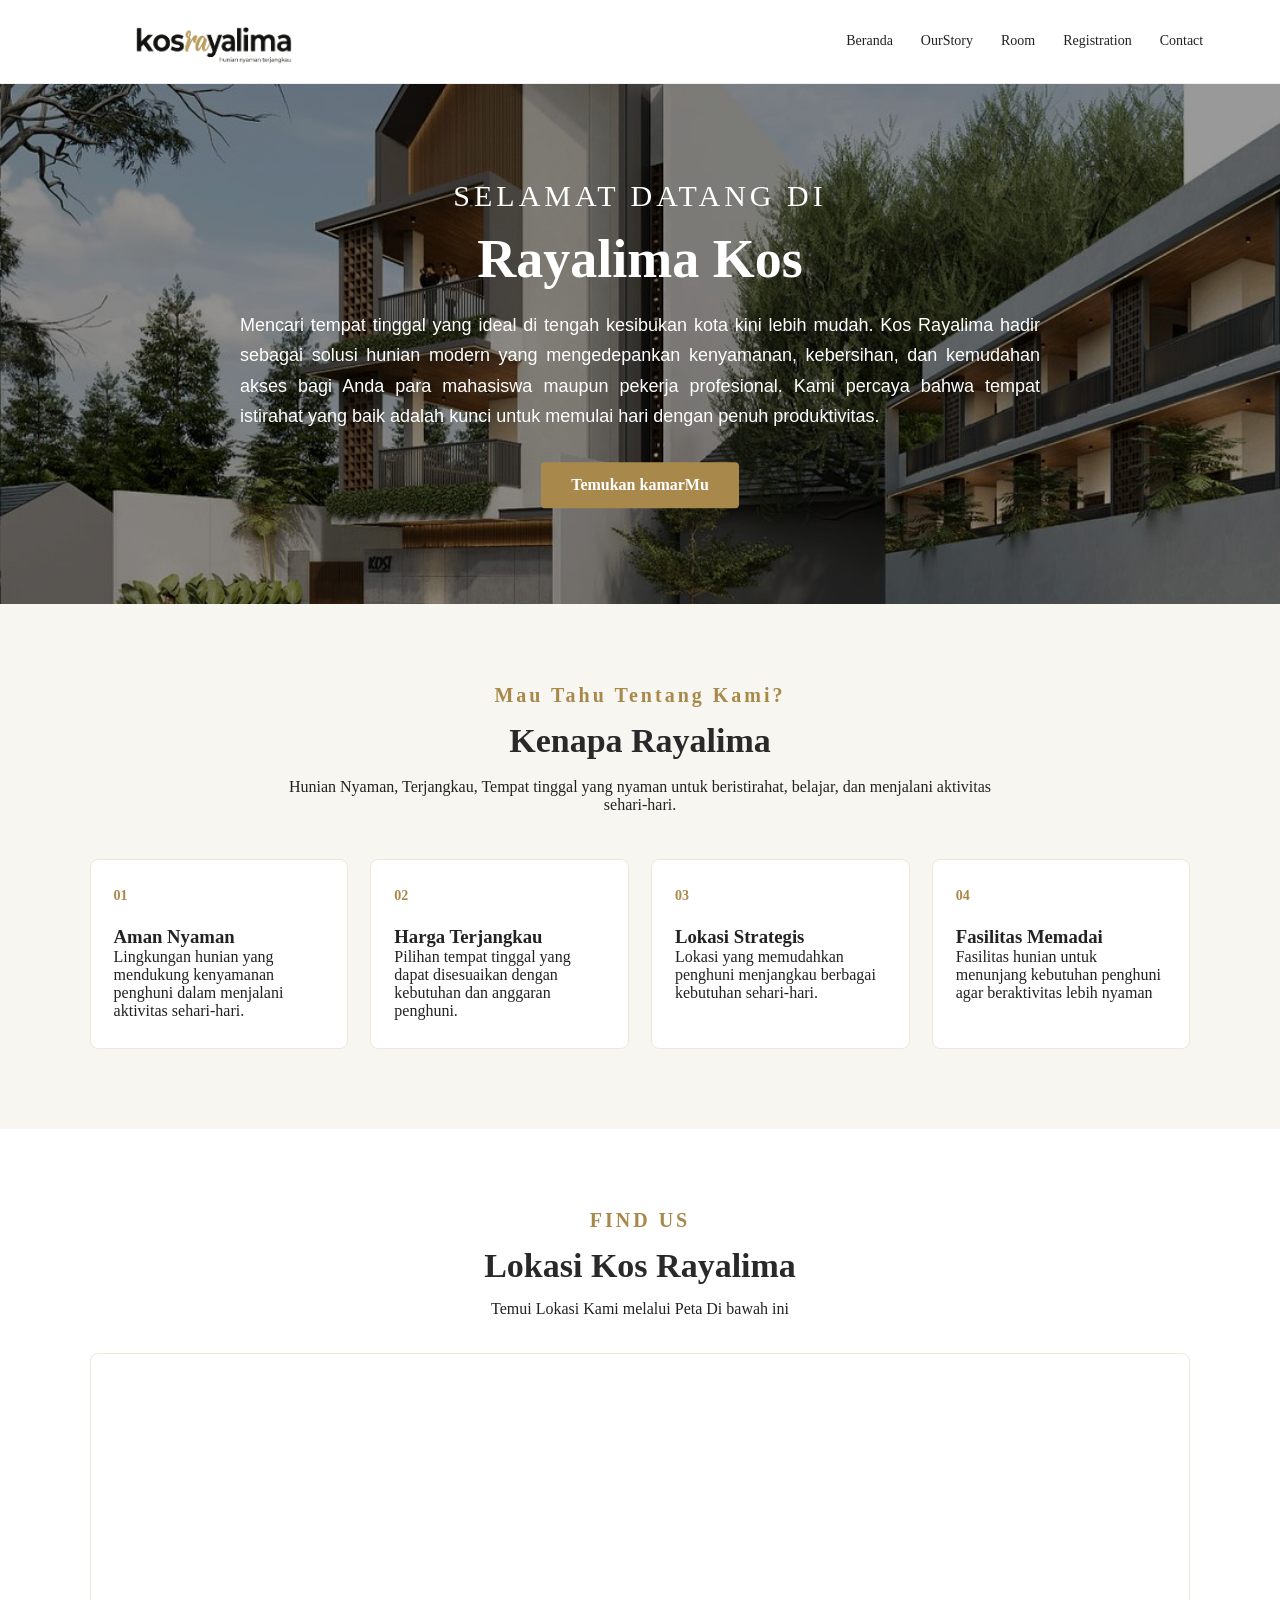
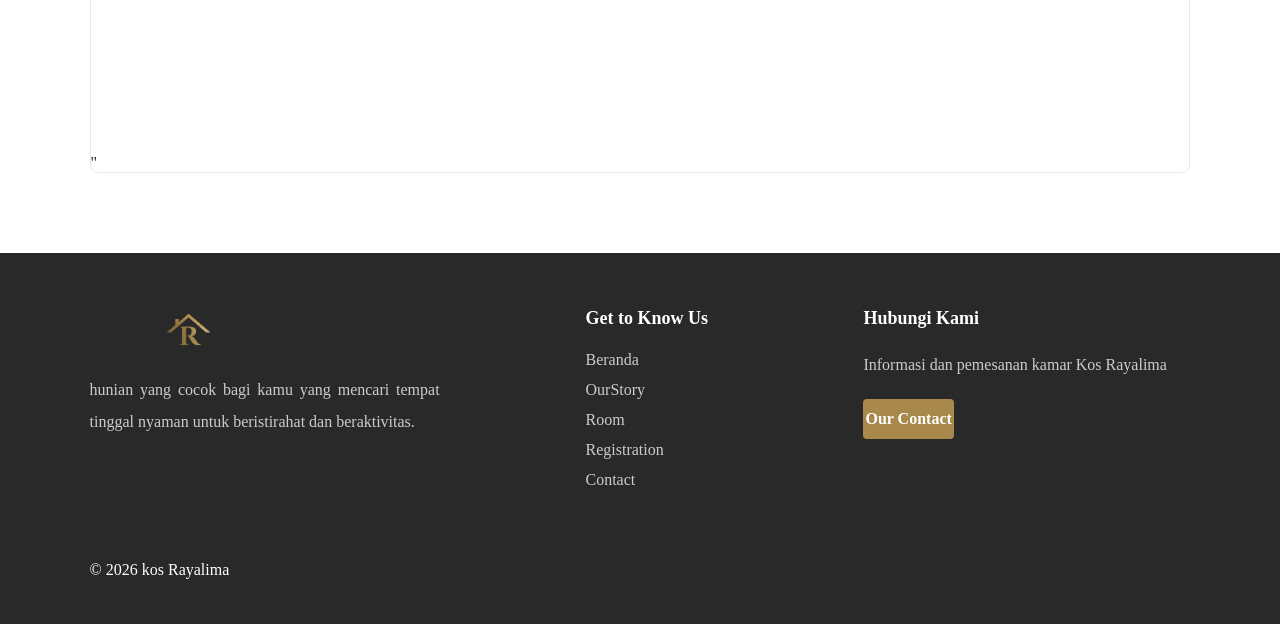
<file: index.html>
<!DOCTYPE html>
<html lang="en">
<head>
    <meta charset="UTF-8">
    <meta name="viewport" content="width=device-width, initial-scale=1.0">
    <title>Kos Rayalima</title>
    <link rel="stylesheet" href="bismillah.css">
    <link rel="icon" type="image/JPG" href="image/favicon.png">
</head>
<body>
    <!--header-->
    <header class="header-web">
        <div class="site-header">
            <a href="index.html" class="logo">
                <img src="image/ryawebremove.png" alt="Logo kos">
            </a>
    
    <!--navigasi-->
            <nav class="navigasi">
                 <ul class="main-navigasi">
                     <li><a href="index.html" class="Active">Beranda</a></li>
                     <li><a href="OurStory.html">OurStory</a></li>
                     <li><a href="booking.html">Room</a></li>
                     <li><a href="Registration.html">Registration</a></li>
                     <li><a href="Contact.html">Contact</a></li>
                 </ul>
            </nav>

        </div>
    </header>
            
    <!--foto-->
    <section class="section-foto-kos">
        <img src="image/gedungku.jpg" alt="gedungkos" class="gedung">

        <div class="overlay"></div>

        <div class="konten">
            <p class="subtitle">SELAMAT DATANG DI</p>
            <h1>Rayalima Kos</h1>
            <p class="Deksripsi">Mencari tempat tinggal yang ideal di tengah kesibukan kota kini lebih mudah. Kos Rayalima hadir sebagai solusi hunian modern yang mengedepankan kenyamanan, kebersihan, dan kemudahan akses bagi Anda para mahasiswa maupun pekerja profesional. Kami percaya bahwa tempat istirahat yang baik adalah kunci untuk memulai hari dengan penuh produktivitas.</p>
            <a href="booking.html" class="button">Temukan kamarMu
            </a>
        </div>
    </section>

    <!--keunggulan-->
    <section class="section-keunggulan">
        <div class="kenapa-kosraya">
        <p class="keterangan">Mau Tahu Tentang Kami?</p>
        <h2>Kenapa Rayalima</h2>
        <p class="desk">Hunian Nyaman, Terjangkau, Tempat tinggal yang nyaman untuk beristirahat, belajar, dan menjalani aktivitas sehari-hari.</p>
        </div>
    <div class="keunggulan">
        <div class="keunggulan-kos">
            <div class="number">01</div>
            <h3>Aman Nyaman</h3>
            <p>Lingkungan hunian yang mendukung kenyamanan penghuni dalam menjalani aktivitas sehari-hari.</p>
        </div>
        <div class="keunggulan-kos">
            <div class="number">02</div>
            <h3>Harga Terjangkau</h3>
            <p>Pilihan tempat tinggal yang dapat disesuaikan dengan kebutuhan dan anggaran penghuni.</p>
        </div>
          <div class="keunggulan-kos">
            <div class="number">03</div>
            <h3>Lokasi Strategis</h3>
            <p> Lokasi yang memudahkan penghuni menjangkau berbagai kebutuhan sehari-hari.</p>
        </div>
        <div class="keunggulan-kos">
            <div class="number">04</div>
            <h3>Fasilitas Memadai</h3>
            <p> Fasilitas hunian untuk menunjang kebutuhan penghuni agar beraktivitas lebih nyaman </p>
        </div>
    </div>
    </section>

    <!--lokasyen-->
    <section class="section-lokasi">
    <div class="lokasi">
        <p class="lokasi-keterangan">FIND US</p>
        <h2>Lokasi Kos Rayalima</h2>
        <p>Temui Lokasi Kami melalui Peta Di bawah ini</p>
    </div>
    <div class="Map">
        <iframe src="https://www.google.com/maps/embed?pb=!1m18!1m12!1m3!1d3021.261286127454!2d106.8241171735543!3d-6.214335860865394!2m3!1f0!2f0!3f0!3m2!1i1024!2i768!4f13.1!3m3!1m2!1s0x2e69f5001c373373%3A0x5c725770f4b4c109!2sKos%20Rayalima!5e1!3m2!1sid!2sus!4v1793780719941!5m2!1sid!2sus" width="600" height="450" style="border:0;" allowfullscreen="" loading="lazy" referrerpolicy="strict-origin-when-cross-origin"></iframe>"
    </div>
    </section>

    <!--Footer-->
    <footer class="footer-kos">
    <div class="footer-awal">
        <div class="footer-desk">
        <a href="uts_iskandar.html" class="logo-footer">
        <img src="image/logoremove.png" alt="logo-foot">
        </a>
        <p>hunian yang cocok bagi kamu yang mencari tempat tinggal nyaman untuk beristirahat dan beraktivitas.</p>
    </div>
    <div class="footer-nav">
        <h3>Get to Know Us</h3>
        <ul>
            <li><a href="index.html">Beranda</a></li>
                    <li><a href="OurStory.html">OurStory</a></li>
                    <li><a href="booking.html">Room</a></li>
                    <li><a href="Registration.html">Registration</a></li>
                    <li><a href="Contact.html">Contact</a></li>
        </ul>
    </div>
    <div class="footer-contact">
        <h3>Hubungi Kami</h3>
        <p>Informasi dan pemesanan kamar Kos Rayalima</p>
        <a href="Contact.html" class="footer-button">Our Contact</a>
    </div>
    <div class="footer-copy">
        <p>&copy; 2026 kos Rayalima</p>
    </div>
    </footer>
</body>
</html>
</file>
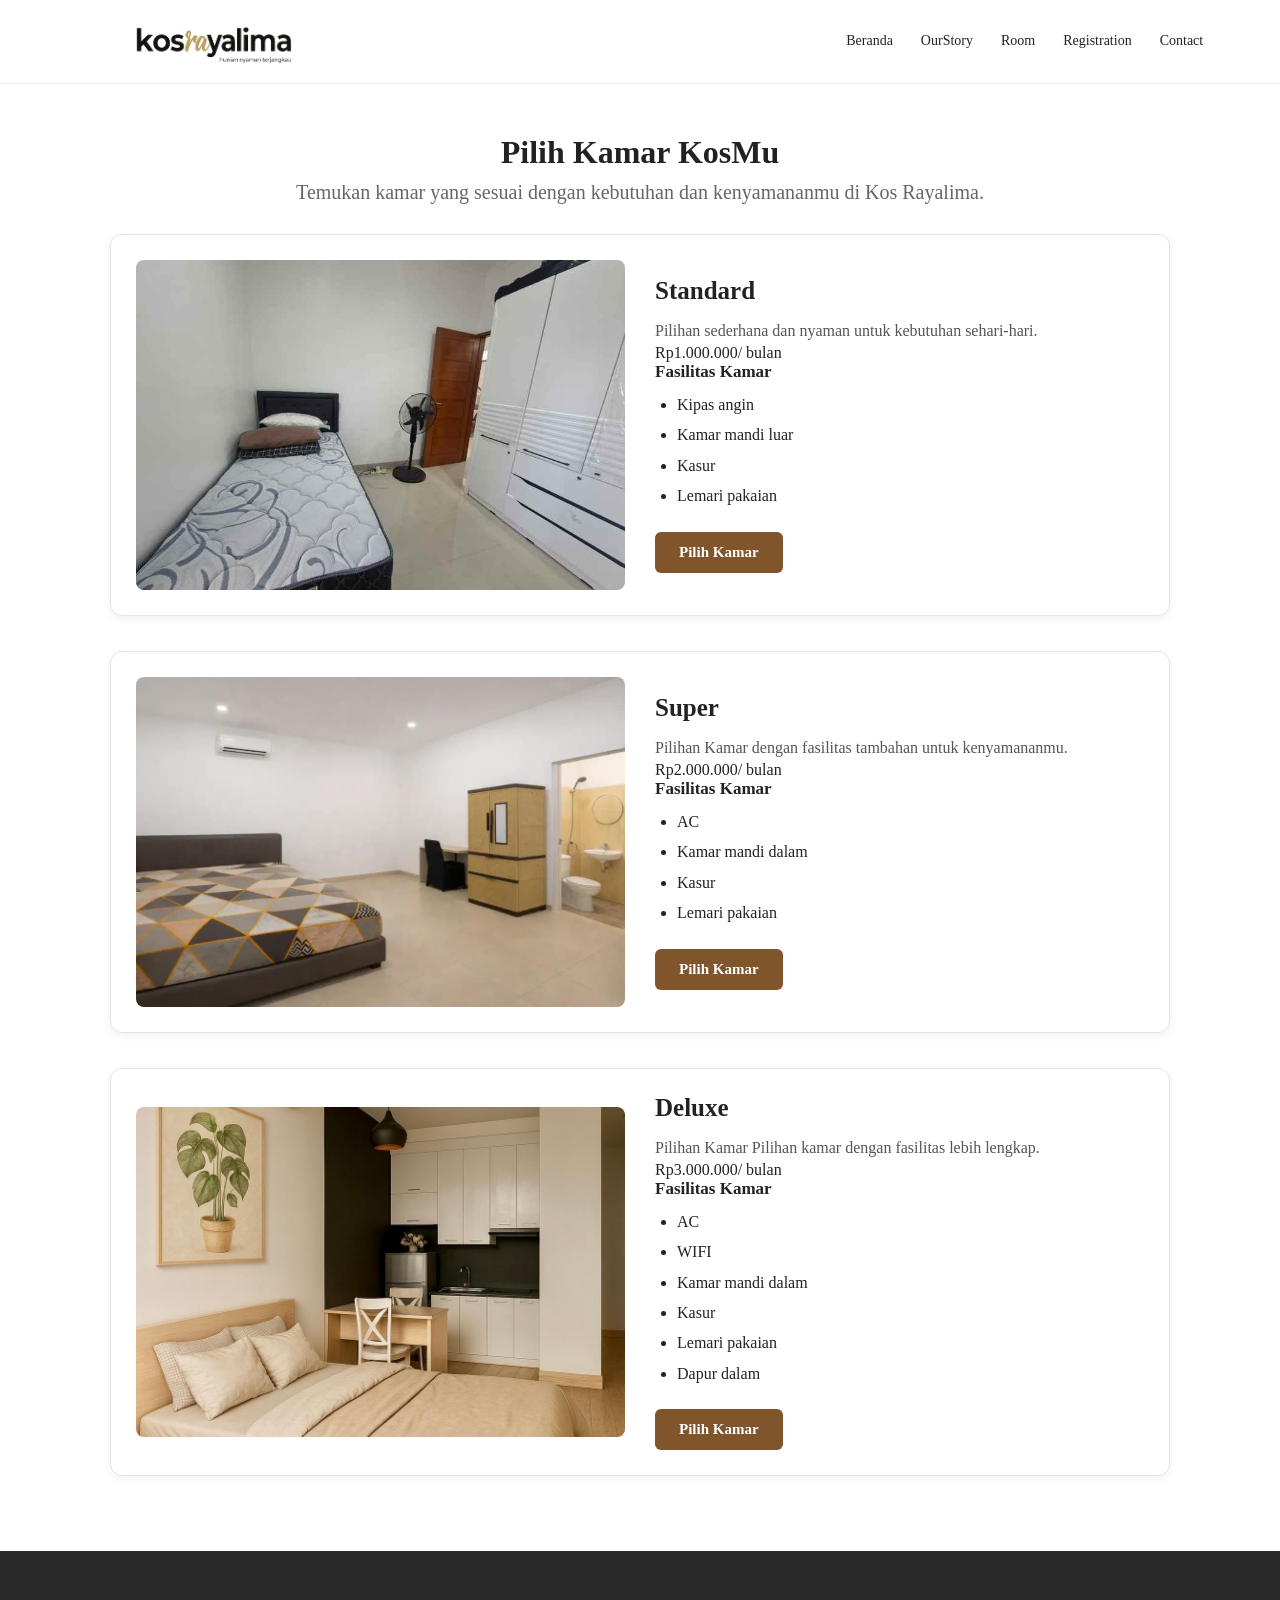
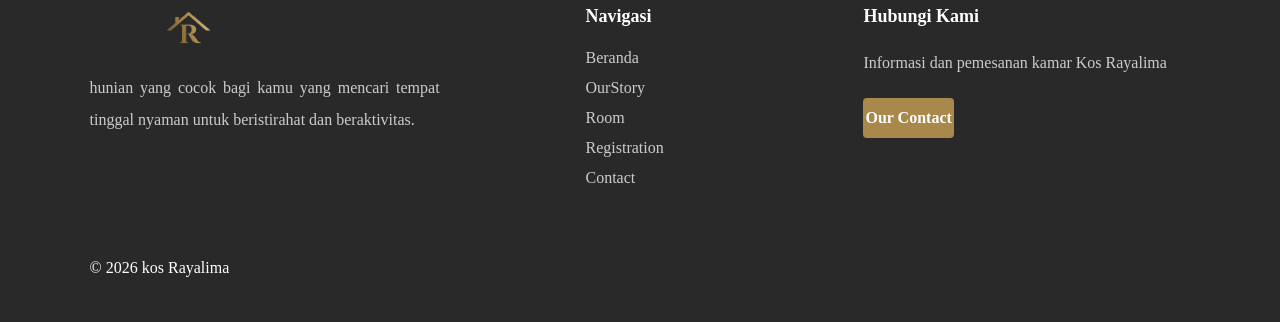
<file: booking.html>
<!DOCTYPE html>
<html lang="en">
<head>
    <meta charset="UTF-8">
    <meta name="viewport" content="width=device-width, initial-scale=1.0">
    <title>Kos Rayalima</title>
    <link rel="stylesheet" href="bismillah.css">
    <link rel="icon" type="image/JPG" href="image/favicon.png">
</head>
<body>
    <!--header-->
    <header class="header-web">
        <div class="site-header">
            <a href="index.html" class="logo">
                <img src="image/ryawebremove.png" alt="Logo kos">
            </a>

    <!--navigasi-->
            <nav class="navigasi">
                 <ul class="main-navigasi">
                     <li><a href="index.html" class="Active">Beranda</a></li>
                     <li><a href="OurStory.html">OurStory</a></li>
                     <li><a href="booking.html">Room</a></li>
                     <li><a href="Registration.html">Registration</a></li>
                     <li><a href="Contact.html">Contact</a></li>
                 </ul>
            </nav>

        </div>
    </header>

    <!--Kamar-->
    <section class="section-room">
        <h1>Pilih Kamar KosMu</h1>
        <p>Temukan kamar yang sesuai dengan kebutuhan dan kenyamananmu di Kos Rayalima.</p>
    </section>

    <main class="room-pilihan">

        <article class="room-item">
            <div class="room-photo">
                <img src="image/standar.jpg" alt="kamar Standar">
            </div>
            <div class="room-detail">
            <h2>Standard</h2>
            <p class="room-keterangan">Pilihan sederhana dan nyaman untuk kebutuhan sehari-hari.</p>
            <p class="room-harga">Rp1.000.000<span>/ bulan</span></p>
            <h3>Fasilitas Kamar</h3>
            <ul class="room-fasilitas">
                <li>Kipas angin</li>
                <li>Kamar mandi luar</li>
                <li>Kasur</li>
                <li>Lemari pakaian</li>
            </ul>
            <button type="button" class="room-button" onclick="pilihStandard()">Pilih Kamar</button>
            </div>
        </article>

        <article class="room-item">
            <div class="room-photo">
                <img src="image/super.jpg" alt="kamar Super">
            </div>
            <div class="room-detail">
            <h2>Super</h2>
            <p class="room-keterangan">Pilihan Kamar dengan fasilitas tambahan untuk kenyamananmu.</p>
            <p class="room-harga">Rp2.000.000<span>/ bulan</span></p>
            <h3>Fasilitas Kamar</h3>
            <ul class="room-fasilitas">
                <li>AC</li>
                <li>Kamar mandi dalam</li>
                <li>Kasur</li>
                <li>Lemari pakaian</li>
            </ul>
            <button type="button" class="room-button" onclick="pilihSuper()">Pilih Kamar</button>
            </div>
        </article>

        <article class="room-item">
            <div class="room-photo">
                <img src="image/deluxe.jpg" alt="kamar Deluxe">
            </div>
            <div class="room-detail">
            <h2>Deluxe</h2>
            <p class="room-keterangan">Pilihan Kamar Pilihan kamar dengan fasilitas lebih lengkap.</p>
            <p class="room-harga">Rp3.000.000<span>/ bulan</span></p>
            <h3>Fasilitas Kamar</h3>
            <ul class="room-fasilitas">
                <li>AC</li>
                <li>WIFI</li>
                <li>Kamar mandi dalam</li>
                <li>Kasur</li>
                <li>Lemari pakaian</li>
                <li>Dapur dalam</li>
            </ul>
            <button type="button" class="room-button" onclick="pilihDeluxe()">Pilih Kamar</button>
            </div>
        </article>
    </main>

    <!--Footer-->
    <footer class="footer-kos">
    <div class="footer-awal">
        <div class="footer-desk">
        <a href="uts_iskandar.html" class="logo-footer">
        <img src="image/logoremove.png" alt="logo-foot">
        </a>
        <p>hunian yang cocok bagi kamu yang mencari tempat tinggal nyaman untuk beristirahat dan beraktivitas.</p>
    </div>
    <div class="footer-nav">
        <h3>Navigasi</h3>
        <ul>
            <li><a href="index.html">Beranda</a></li>
                    <li><a href="OurStory.html">OurStory</a></li>
                    <li><a href="booking.html">Room</a></li>
                    <li><a href="Registration.html">Registration</a></li>
                    <li><a href="Contact.html">Contact</a></li>
        </ul>
    </div>
    <div class="footer-contact">
        <h3>Hubungi Kami</h3>
        <p>Informasi dan pemesanan kamar Kos Rayalima</p>
        <a href="Contact.html" class="footer-button">Our Contact</a>
    </div>
    <div class="footer-copy">
        <p>&copy; 2026 kos Rayalima</p>
    </div>
    </footer>

    <script src="nilai.js"></script>
</body>
</html>
</file>
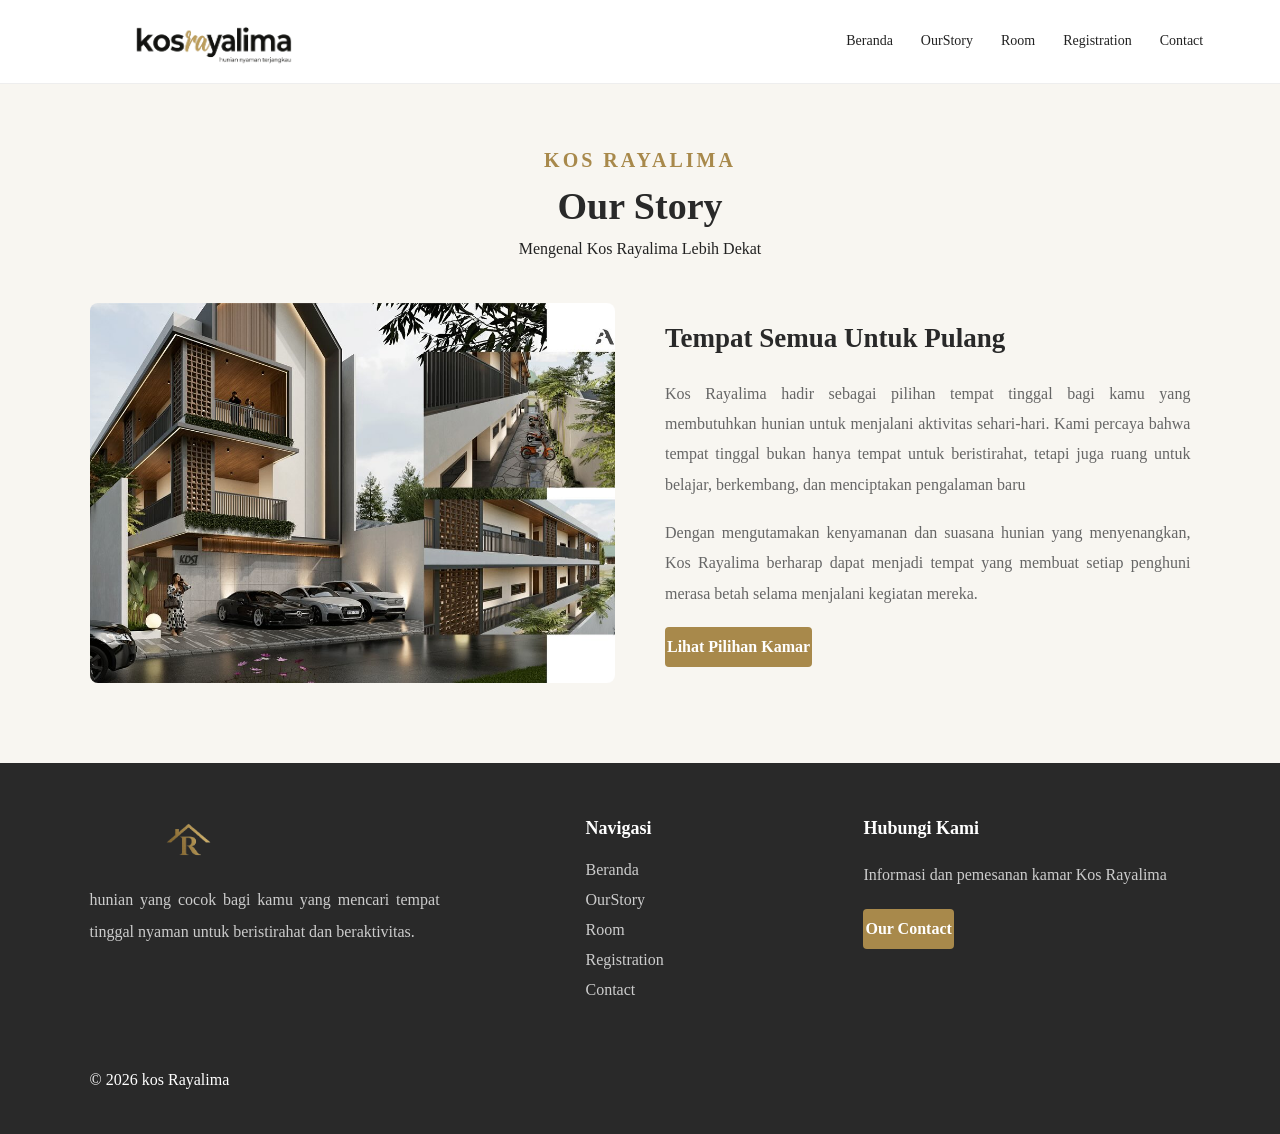
<file: OurStory.html>
<!DOCTYPE html>
<html lang="en">
<head>
    <meta charset="UTF-8">
    <meta name="viewport" content="width=device-width, initial-scale=1.0">
    <title>Kos Rayalima</title>
    <link rel="stylesheet" href="bismillah.css">
    <link rel="icon" type="image/JPG" href="image/favicon.png">
</head>
<body>
    <!--header-->
    <header class="header-web">
        <div class="site-header">
            <a href="index.html" class="logo">
                <img src="image/ryawebremove.png" alt="Logo kos">
            </a>

    <!--navigasi-->
            <nav class="navigasi">
                 <ul class="main-navigasi">
                     <li><a href="index.html" class="Active">Beranda</a></li>
                     <li><a href="OurStory.html">OurStory</a></li>
                     <li><a href="booking.html">Room</a></li>
                     <li><a href="Registration.html">Registration</a></li>
                     <li><a href="Contact.html">Contact</a></li>
                 </ul>
            </nav>

        </div>
    </header>

    <!--OurStory-->
    <main class="section-story">
        <div class="story-header">
            <p class="story-desk">KOS RAYALIMA</p>
            <h1>Our Story</h1>
            <p>Mengenal Kos Rayalima Lebih Dekat</p>
        </div>
        <div class="story-isi">
        <div class="story-image">
            <img src="image/story.jpg">
        </div>
        <div class="story-inti">
            <h2>Tempat Semua Untuk Pulang</h2>
            <p>Kos Rayalima hadir sebagai pilihan tempat tinggal bagi kamu yang membutuhkan hunian untuk menjalani aktivitas sehari-hari. Kami percaya bahwa tempat tinggal bukan hanya tempat untuk beristirahat, tetapi juga ruang untuk belajar, berkembang, dan menciptakan pengalaman baru</p>
            <p>Dengan mengutamakan kenyamanan dan suasana hunian yang menyenangkan, Kos Rayalima berharap dapat menjadi tempat yang membuat setiap penghuni merasa betah selama menjalani kegiatan mereka.</p>
            <a href="booking.html" class="story-button">Lihat Pilihan Kamar</a>
        </div>
    </main>

    <!--Footer-->
    <footer class="footer-kos">
    <div class="footer-awal">
        <div class="footer-desk">
        <a href="uts_iskandar.html" class="logo-footer">
        <img src="image/logoremove.png" alt="logo-foot">
        </a>
        <p>hunian yang cocok bagi kamu yang mencari tempat tinggal nyaman untuk beristirahat dan beraktivitas.</p>
    </div>
    <div class="footer-nav">
        <h3>Navigasi</h3>
        <ul>
            <li><a href="index.html">Beranda</a></li>
                    <li><a href="OurStory.html">OurStory</a></li>
                    <li><a href="booking.html">Room</a></li>
                    <li><a href="Registration.html">Registration</a></li>
                    <li><a href="Contact.html">Contact</a></li>
        </ul>
    </div>
    <div class="footer-contact">
        <h3>Hubungi Kami</h3>
        <p>Informasi dan pemesanan kamar Kos Rayalima</p>
        <a href="Contact.html" class="footer-button">Our Contact</a>
    </div>
    <div class="footer-copy">
        <p>&copy; 2026 kos Rayalima</p>
    </div>
    </footer>
</body>
</html>
</file>
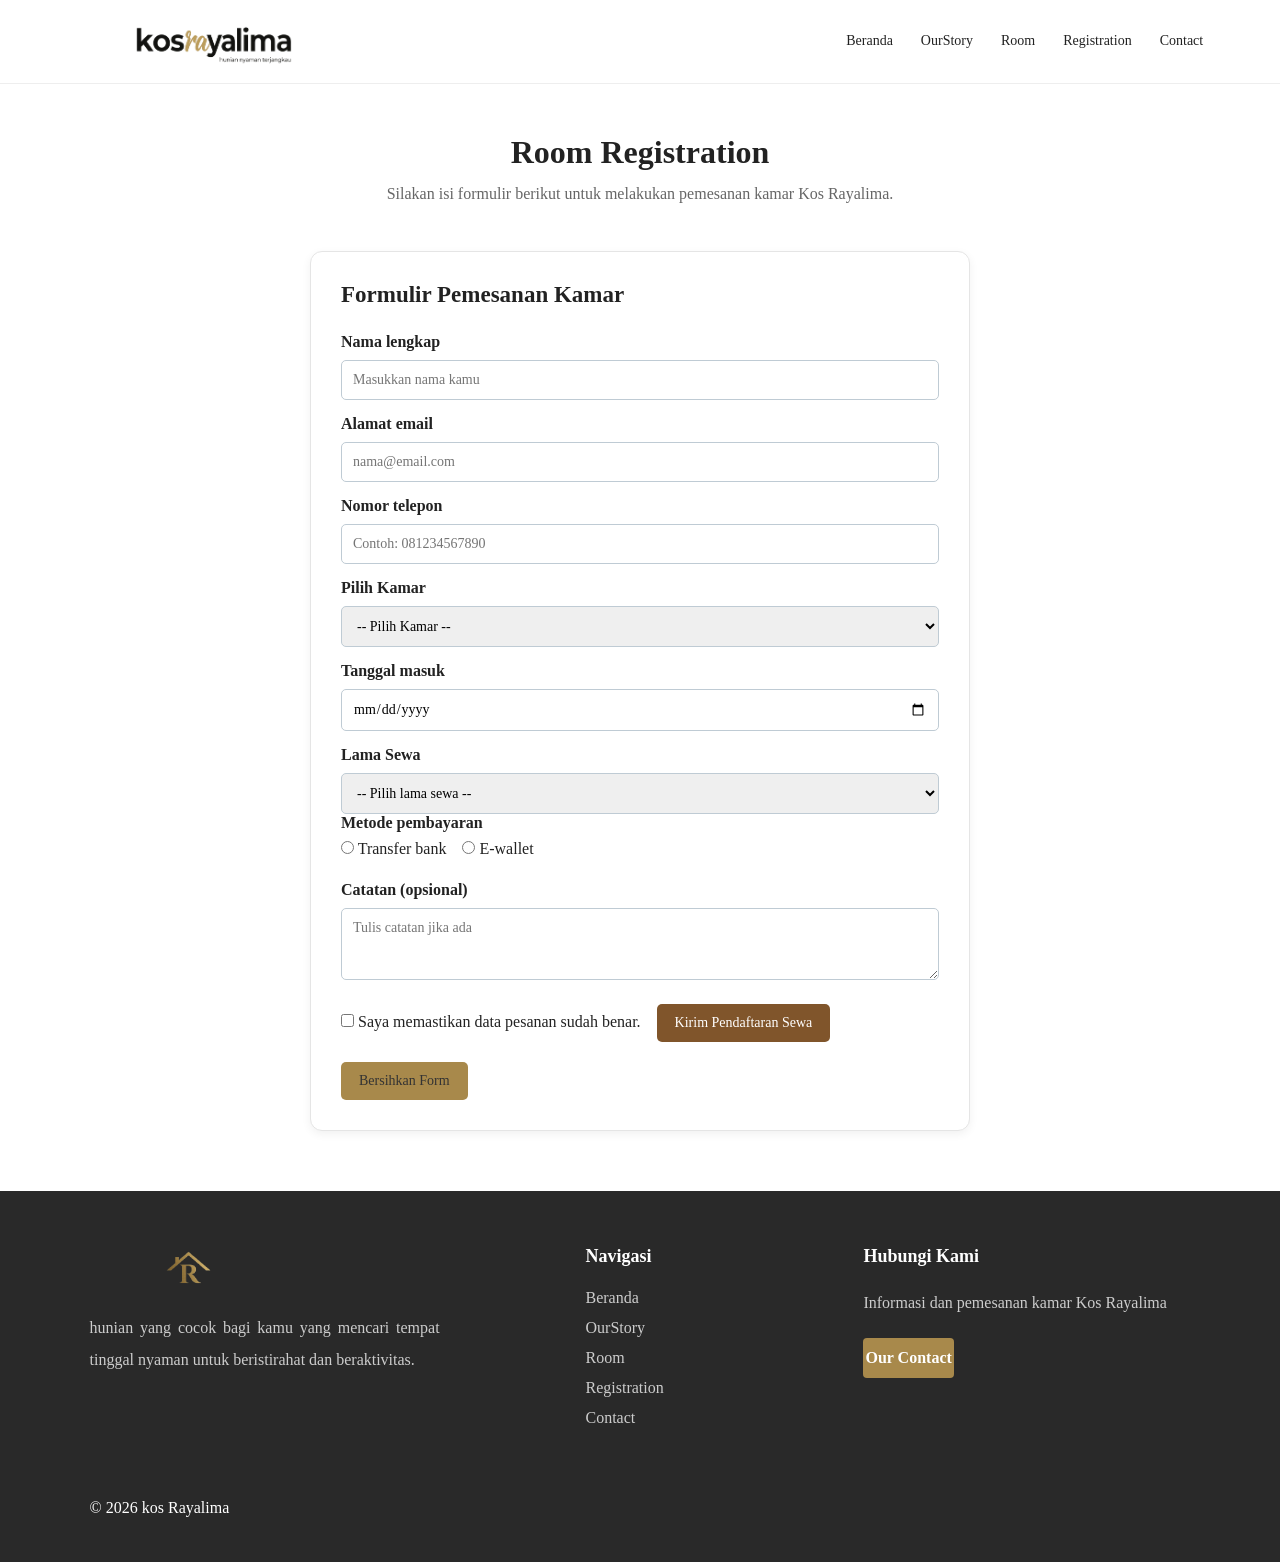
<file: Registration.html>
<!DOCTYPE html>
<html lang="en">
<head>
    <meta charset="UTF-8">
    <meta name="viewport" content="width=device-width, initial-scale=1.0">
    <title>Kos Rayalima</title>
    <link rel="stylesheet" href="bismillah.css">
    <link rel="icon" type="image/JPG" href="image/favicon.png">
</head>
<body>
    <!--header-->
    <header class="header-web">
        <div class="site-header">
            <a href="index.html" class="logo">
                <img src="image/ryawebremove.png" alt="Logo kos">
            </a>

    <!--navigasi-->
            <nav class="navigasi">
                 <ul class="main-navigasi">
                     <li><a href="index.html" class="Active">Beranda</a></li>
                     <li><a href="OurStory.html">OurStory</a></li>
                     <li><a href="booking.html">Room</a></li>
                     <li><a href="Registration.html">Registration</a></li>
                     <li><a href="Contact.html">Contact</a></li>
                 </ul>
            </nav>

        </div>
    </header>

    <section class="section-regis">
        <h1>Room Registration</h1>
        <p>Silakan isi formulir berikut untuk melakukan pemesanan kamar Kos Rayalima.</p>
    </section>

    <main class="main-regis">
        <section id="pesanan">
            <h2>Formulir Pemesanan Kamar</h2>
            <form action="#" method="post">
                <label for="nama">Nama lengkap</label>
                <input type="text" id="nama" name="nama" placeholder="Masukkan nama kamu" required>

                <label for="email">Alamat email</label>
                <input type="email" id="email" name="email" placeholder="nama@email.com" required>

                <label for="telepon">Nomor telepon</label>
                <input type="tel" id="telepon" name="telepon" placeholder="Contoh: 081234567890" required>

                <label for="Kamar">Pilih Kamar</label>
                <select id="Kamar" name="Kamar" required>
                    <option value="">-- Pilih Kamar --</option>
                    <option value="Standard">Standard Room - Rp1.000.000</option>
                    <option value="Super">Super Room - Rp2.000.000</option>
                    <option value="Deluxe">Deluxe Room - Rp3.000.000</option>
                </select>

                <label for="tanggal">Tanggal masuk</label>
                <input type="date" id="tanggal" name="tanggal" required>

                <label for="durasi">Lama Sewa</label>
                <select id="durasi" name="durasi" required>
                    <option value="">-- Pilih lama sewa --</option>
                    <option value="1 bulan">1 Bulan</option>
                    <option value="6 bulan">6 Bulan</option>
                    <option value="1 tahun">1 Tahun</option>
                </select>

                <p><strong>Metode pembayaran</strong></p>
                <label class="pilihan"><input type="radio" name="pembayaran" value="transfer" required> Transfer bank</label>
                <label class="pilihan"><input type="radio" name="pembayaran" value="e-wallet"> E-wallet</label>

                <label for="catatan">Catatan (opsional)</label>
                <textarea id="catatan" name="catatan" rows="3" placeholder="Tulis catatan jika ada"></textarea>

                <label class="pilihan"><input type="checkbox" id="setuju" name="setuju" required> Saya memastikan data pesanan sudah benar.</label>

                <button type="submit">Kirim Pendaftaran Sewa</button>
                <button type="reset" class="reset">Bersihkan Form</button>
            </form>
        </section>
    </main>

    <!--Footer-->
    <footer class="footer-kos">
    <div class="footer-awal">
        <div class="footer-desk">
        <a href="uts_iskandar.html" class="logo-footer">
        <img src="image/logoremove.png" alt="logo-foot">
        </a>
        <p>hunian yang cocok bagi kamu yang mencari tempat tinggal nyaman untuk beristirahat dan beraktivitas.</p>
    </div>
    <div class="footer-nav">
        <h3>Navigasi</h3>
        <ul>
            <li><a href="index.html">Beranda</a></li>
                    <li><a href="OurStory.html">OurStory</a></li>
                    <li><a href="booking.html">Room</a></li>
                    <li><a href="Registration.html">Registration</a></li>
                    <li><a href="Contact.html">Contact</a></li>
        </ul>
    </div>
    <div class="footer-contact">
        <h3>Hubungi Kami</h3>
        <p>Informasi dan pemesanan kamar Kos Rayalima</p>
        <a href="Contact.html" class="footer-button">Our Contact</a>
    </div>
    <div class="footer-copy">
        <p>&copy; 2026 kos Rayalima</p>
    </div>
    </footer>
</body>
</html>
</file>
<file: bismillah.css>
/*beranda*/
* {
    margin: 0;
    padding: 0;
    box-sizing: border-box;
}

body {
    font-family: Georgia, 'Times New Roman', Times, serif;
    background-color: #ffffff;
    color: #222222;
}

.header-web {
    width: 100%;
    background-color: #ffffff;
    padding: 15px 6%;
    border-bottom: 1px solid #eeeeee;
}

.site-header {
    max-width: 1200px;
    margin: 0 auto;
    display: flex;
    align-items: center;
    justify-content: flex-start;
}

.logo {
    display: inline-block;
    text-decoration: none;
}

.logo img {
    display: block;
    width: 250px;
    max-width: 100%;
    height: auto;
    object-fit: contain;
}

.navigasi{
    margin-left: auto;
}

.main-navigasi{
    display: flex;
    align-items: center;
    gap: 28px;
    list-style: none;
}

.main-navigasi a {
    display: inline-block;
    color: #222222;
    text-decoration: none;
    font-size: 14px;
    font-weight: 500;
    padding: 10px 0;
    transition: color 0.3s ease;
}

.main-navigasi a:hover{
    color: #a8894b ;
}

.section-foto-kos{
    position: relative;
    width: 100%;
    height: 520px;
    overflow: hidden;
}

.gedung{
    width: 100%;
    height: 100%;
    display: block;
    object-fit: cover;
    object-position: center;
}

.overlay{
    position: absolute;
    inset: 0;
    background-color: rgba(0, 0, 0, 0.40);
}

.konten{
    position: absolute;
    top: 50%;
    left: 50%;
    transform: translate(-50%, -50%);
    width: 90%;
    max-width: 800px;
    text-align: center;
    color: #ffffff;
}
.subtitle{
    font-size: 30px;
    letter-spacing: 4px;
    margin-bottom: 15px;
    font-family: Georgia, 'Times New Roman', Times, serif;
}
.konten h1{
    font-size: 54px;
    margin-bottom: 20px;
}
.Deksripsi{
    font-family: 'Lucida Sans', 'Lucida Sans Regular', 'Lucida Grande', 'Lucida Sans Unicode', Geneva, Verdana, sans-serif;
    font-size: 18px;
    line-height: 1.7;
    margin-bottom: 30px;
    text-align: justify;
}

.button{
    display: inline-block;
    padding: 14px 30px;
    background-color: #a8894b;
    color: #ffffff;
    text-decoration: none;
    border-radius: 4px;
    font-weight: bold;
    font-family: Georgia, 'Times New Roman', Times, serif;
    transition: background-color 0.3s ease;
}
.button:hover{
    background-color: #876b45;
}

.section-keunggulan{
    padding: 80px 7%;
    background-color: #f8f6f1;
}
.kenapa-kosraya{
    max-width: 720px;
    margin: 0 auto 45px;
    text-align: center;
}
.keterangan{
    color: #a8894b;
    font-size: 20px;
    font-weight: 700;
    letter-spacing: 3px;
    margin-bottom: 15px;
    font-family: Georgia, 'Times New Roman', Times, serif;
}
.kenapa-kosraya h2{
    color: #292929;
    font-size: 34px;
    font-weight: 600;
    margin-bottom: 18px;
    font-family: Georgia, 'Times New Roman', Times, serif;
}
.deks{
    color: #666666;
    font-size: 20px;
    line-height: 1.8;
    font-family: Georgia, 'Times New Roman', Times, serif;
}
.keunggulan{
    display: grid;
    grid-template-columns: repeat(4, minmax(0, 1fr));
    gap: 22px;
    max-width: 1250px;
    margin: 0 auto;
}
.keunggulan-kos{
    background-color: #ffffff;
    padding: 28px 23px;
    border-radius: 8px;
    border: 1px solid #eee8dc;
    transition: transform 0.3s ease, box-shadow 0.3s ease;
}
.number{
    color: #a8894b;
    font-size: 14px;
    font-weight: 700;
    margin-bottom: 22px;
}
.number h3{
    color: #292929;
    font-size: 18px;
    font-weight: 600;
    margin-bottom: 12px;
}
.number p{
    color: #666666;
    font-size: 14px;
    line-height: 1.8;
}
.number:hover{
    transform: translateY(-5px);
    box-shadow: 0 10px 25px rgba(0, 0, 0, 0.06);
}
.section-lokasi{
    padding: 80px 7%;
    background-color: #ffffff;
}
.lokasi{
    max-width: 700px;
    margin: 0 auto 35px;
    text-align: center;
}
.lokasi-keterangan{
    color: #a8894b;
    font-size: 20px;
    font-weight: 700;
    letter-spacing: 3px;
    margin-bottom: 15px;
}
.lokasi h2{
    color: #292929;
    font-family: Georgia, 'Times New Roman', Times, serif;
    font-size: 34px;
    font-weight: 600;
    margin-bottom: 15px;
}
.Map{
    max-width: 1200px;
    margin: 0 auto;
    overflow: hidden;
    border-radius: 8px;
    border: 1px solid #eee8dc;
}
.Map iframe{
    display: block;
    width: 100%;
    height: 400px;
    border: 0;
}
.footer-kos{
    background-color: #292929;
    color: #ffffff;
    padding: 55px 7% 0;
}
.footer-awal{
    display: grid;
    grid-template-columns: 2fr 1fr 1.5fr;
    gap: 60px;
    max-width: 1250px;
    margin: 0 auto;
    padding-bottom: 45px;
}
.logo-footer{
    display: inline-block;
    margin-bottom: 20px;
}
.logo-footer img{
    display: block;
    width: 200px;
    max-width: 100%;
    height: auto;
    object-fit: contain;
}
.footer-desk p{
    max-width: 350px;
    color: #cccccc;
    font-size: 16px;
    line-height: 2;
    text-align: justify;
}
.footer-nav h3{
    color: #ffffff;
    font-family: Georgia, 'Times New Roman', Times, serif;
    font-size: 18px;
    font-weight: 600;
    margin-bottom: 22px;
}
.footer-contact h3{
    color: #ffffff;
    font-family: Georgia, 'Times New Roman', Times, serif;
    font-size: 18px;
    font-weight: 600;
    margin-bottom: 22px;
}
.footer-nav ul{
    list-style: none;
    margin: 0;
    padding: 0;
}
.footer-nav li{
    margin-bottom: 12px;
}
.footer-nav a{
    color: #cccccc;
    text-decoration: none;
    font-size: 16px;
    transition: color 0.3s ease;
}
.footer-nav a:hover{
    color: #c5a66a;
}
.footer-contact p{
    color: #cccccc;
    font-size: 16px;
    line-height: 1.8;
    margin-bottom: 20px;
}
.footer-button{
    display: inline-block;
    padding: 11px 2px;
    background-color: #a8894b;
    color: #ffffff;
    font-size: 16px;
    font-weight: 600;
    text-decoration: none;
    border-radius: 4px;
    transition: color 0.3s ease;
}
.footer-button:hover{
    background-color: #876b45;
}
/*story*/
.section-story{
    padding: 65px 7% 80px;
    background-color: #f8f6f1;
}
.story-header{
    text-align: center;
    margin-bottom: 45px;
}
.story-desk{
    color: #a8894b;
    font-size: 20px;
    font-weight: 700;
    letter-spacing: 3px;
    margin-bottom: 12px;
}
.story-header h1{
    color: #292929;
    font-family: Georgia, 'Times New Roman', Times, serif;
    font-size: 38px;
    margin-bottom: 12px;
}
.story-isi{
    display: grid;
    grid-template-columns: 1fr 1fr;
    align-items: center;
    gap: 50px;
    max-width: 1150px;
    margin: 0 auto;
}
.story-image img{
    display: block;
    width: 100%;
    height: 380px;
    object-fit: cover;
    border-radius: 8px;
}
.story-inti h2{
    color: #292929;
    font-family: Georgia, 'Times New Roman', Times, serif;
    font-size: 27px;
    line-height: 1.5;
    margin-bottom: 20px;
}
.story-inti p{
    color: #666666;
    font-size: 16px;
    line-height: 1.9;
    margin-bottom: 18px;
    text-align: justify;
}
.story-button{
    display: inline-block;
    padding: 11px 2px;
    background-color: #a8894b;
    color: #ffffff;
    font-size: 16px;
    font-weight: 600;
    text-decoration: none;
    border-radius: 4px;
    transition: color 0.3s ease;
}
.story-button:hover{
    background-color: #876b45;
}
/*Room*/
.section-room {
    text-align: center;
    padding: 50px 20px 30px;
}
.section-room h1 {
    font-family: Georgia, 'Times New Roman', Times, serif;
    font-size: 32px;
    margin-bottom: 10px;
}
.section-room p {
    font-family: Georgia, 'Times New Roman', Times, serif;
    font-size: 20px;
    color: #666;
}
.room-pilihan {
    max-width: 1100px;
    margin: 0 auto;
    padding: 0 20px 40px;
}
.room-item {
    display: grid;
    grid-template-columns: 1fr 1fr;
    gap: 30px;
    align-items: center;
    margin-bottom: 35px;
    padding: 25px;
    background-color: #fff;
    border: 1px solid #e5e5e5;
    border-radius: 12px;
    box-shadow: 0 3px 10px rgba(0, 0, 0, 0.06);
}
.room-photo {
    width: 100%;
}
.room-photo img {
    display: block;
    width: 100%;
    height: 330px;
    object-fit: cover;
    border-radius: 8px;
}
.room-detail h2 {
    font-family: Georgia, 'Times New Roman', Times, serif;
    font-size: 25px;
    margin: 0 0 12px;
}
.room-keterangan {
    font-family: Georgia, 'Times New Roman', Times, serif;
    line-height: 1.7;
    color: #555;
}
.room-price {
    font-family: Georgia, 'Times New Roman', Times, serif;
    font-size: 20px;
    font-weight: bold;
    color: #80552b;
    margin: 18px 0;
}
.room-detail h3 {
    font-family: Georgia, 'Times New Roman', Times, serif;
    font-size: 17px;
    margin-bottom: 8px;
}
.room-fasilitas {
    font-family: Georgia, 'Times New Roman', Times, serif;
    line-height: 1.9;
    padding-left: 22px;
    margin-bottom: 20px;
}
.room-button {
    display: inline-block;
    padding: 12px 24px;
    background-color: #80552b;
    color: white;
    font-family: Georgia, 'Times New Roman', Times, serif;
    font-size: 15px;
    font-weight: bold;
    text-decoration: none;
    border: none;
    border-radius: 6px;
    cursor: pointer;
    transition: background-color 0.3s ease;
}.room-button:hover {
    background-color: #876b45;
}
/*kontak*/
.section-contact{
    text-align: center;
    padding: 60px 20px 35px;
}
.section-contact h1{
    font-family: Georgia, 'Times New Roman', Times, serif;
    font-size: 32px;
    margin-bottom: 12px;
}
.section-contact{
    font-family: Georgia, 'Times New Roman', Times, serif;
    color: #666;
    line-height: 1.6;
}
.contact-main{
    max-width: 1100px;
    margin: 0 auto;
    padding: 20px 20px 70px;
}
.contact-detail{
    display: grid;
    grid-template-columns: repeat(3, 1fr);
}
.contact-item{
    text-align: center;
    padding: 35px 20px;
    background-color: #fff;
    border: 1px solid #e5e5e5;
    border-radius: 12px;
    box-shadow: 0 3px 10px rgba(0, 0, 0, 0.06);
}
.fa-brands fa-whatsapp{
    font-size: 50px;
    margin-bottom: 15px;
    color: #80552b;
}
.fa-regular fa-envelope{
    font-size: 50px;
    margin-bottom: 15px;
    color: #80552b;
}
.fa-regular fa-clock{
    font-size: 40px;
    margin-bottom: 15px;
    color: #80552b;
}
.contact-item h2{
    font-family: Georgia, 'Times New Roman', Times, serif;
    font-size: 20px;
    margin-bottom: 10px;
}
.contact-item p{
    font-family: Georgia, 'Times New Roman', Times, serif;
    color: #666;
    margin-bottom: 12px;
}
.contact-item a, .contact-item span{
    font-family: Georgia, 'Times New Roman', Times, serif;
    color: #80552b;
    font-weight: bold;
    text-decoration: none;
    overflow-wrap: anywhere;
}
.contact-item a:hover{
    text-decoration: underline;
}
/*regis*/
.section-regis{
    text-align: center;
    padding: 50px 20px 25px;
}
.section-regis h1{
    font-family: Georgia, 'Times New Roman', Times, serif;
    font-size: 32px;
    margin-bottom: 10px;
}
.section-regis p{
    font-family: Georgia, 'Times New Roman', Times, serif;
    color: #666;
    line-height: 1.6;
}
.main-regis{
    max-width: 700px;
    margin: 0 auto;
    padding: 20px 20px 60px;
}
#pesanan{
    background-color: #fff;
    padding: 30px;
    border: 1px solid #e5e5e5;
    border-radius: 12px;
    box-shadow: 0 3px 10px rgba(0, 0, 0, 0.06);
}
#pesanan h2{
    font-family: Georgia, 'Times New Roman', Times, serif;
    font-size: 23px;
    margin-bottom: 25px;
}
#pesanan label:not(.pilihan){
    display: block;
    font-family: Georgia, 'Times New Roman', Times, serif;
    font-weight: bold;
    margin-top: 15px;
    margin-bottom: 5px;
}
#pesanan input[type="text"],
#pesanan input[type="email"],
#pesanan input[type="tel"],
#pesanan input[type="date"],
#pesanan select,
#pesanan textarea{
    width: 100%;
    padding: 11px;
    margin-top: 4px;
    border: 1px solid #bfcbd4;
    border-radius: 5px;
    font-family: Georgia, 'Times New Roman', Times, serif;
    font-size: 14px;
    box-sizing: border-box;
}
#pesanan textarea{
    resize: vertical;
}
#pesanan .pilihan{
    display: inline-block;
    margin: 8px 12px 8px 0;
    font-family: Georgia, 'Times New Roman', Times, serif;
    font-weight: normal;
}
#pesanan .pilihan input{
    width: auto;
}
#pesanan button{
    margin-top: 20px;
    margin-right: 8px;
    padding: 11px 18px;
    border: none;
    border-radius: 5px;
    background-color: #80552b;
    color: white;
    font-family: Georgia, 'Times New Roman', Times, serif;
    font-size: 14px;
    cursor: pointer;
}
#pesanan button:hover{
    background-color: #5f3d1e;
}
#pesanan button.reset{
    background-color: #a8894b;
    color: #333;
}
#pesanan button.reset:hover{
    background-color: #cbd3d9;
}
</file>
